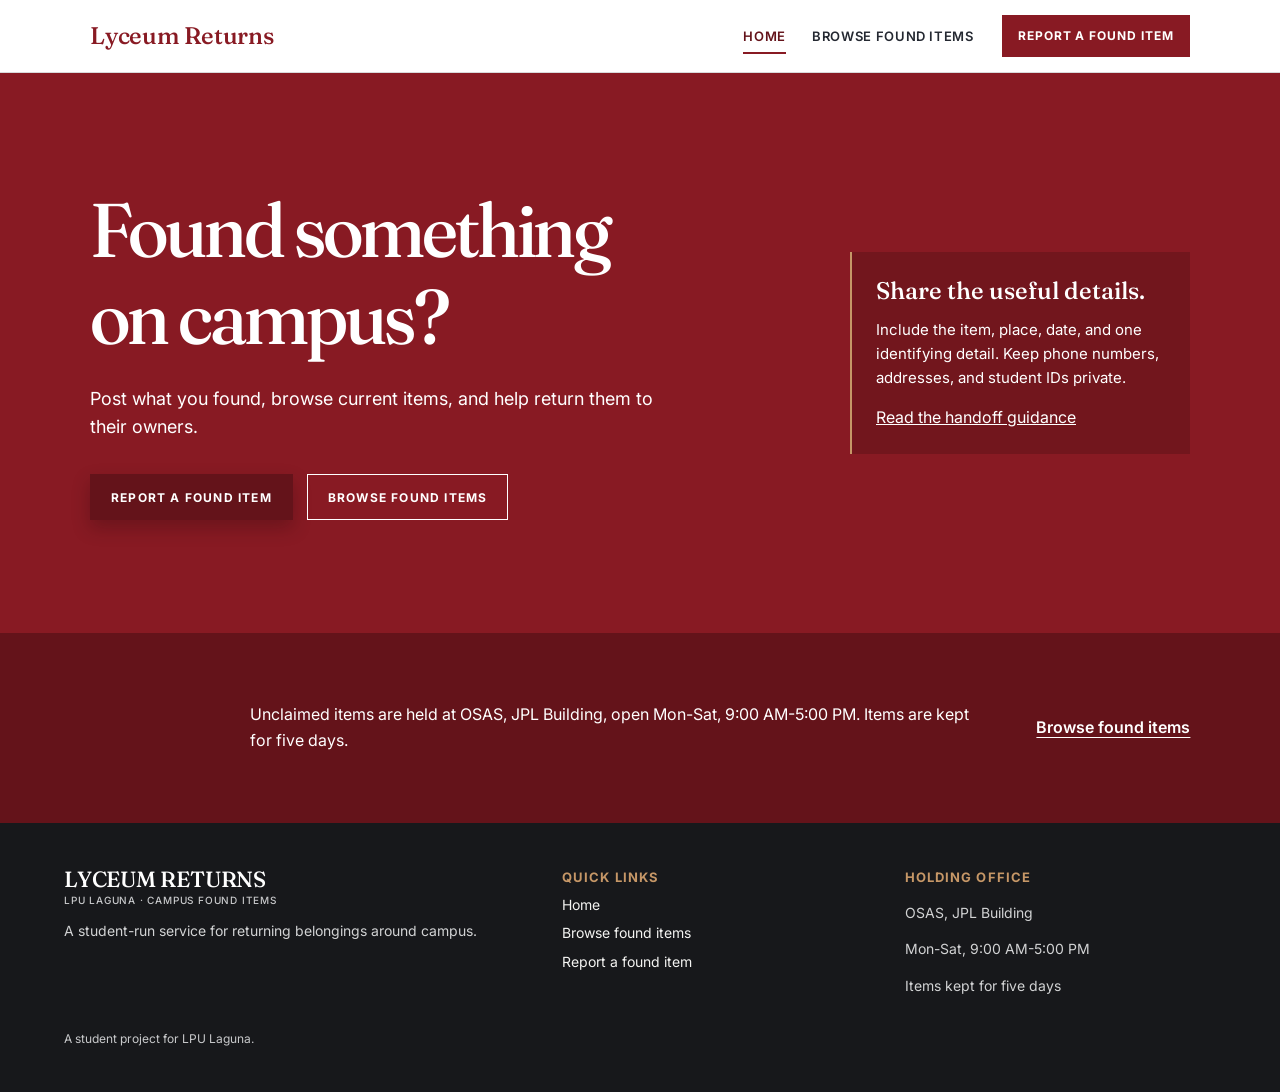
<file: index.html>
﻿<!doctype html>
<html lang="en">
  <head>
    <meta charset="utf-8" />
    <meta name="viewport" content="width=device-width, initial-scale=1" />
    <meta
      name="description"
      content="Browse items found on the LPU Laguna campus and claim what is yours."
    />

    <title>Lyceum Returns | LPU Laguna Found Items</title>
    <link rel="icon" href="assets/lyceum-returns-mark.svg" type="image/svg+xml" />
    <link
      rel="preload"
      as="style"
      href="https://fonts.googleapis.com/css2?family=Fraunces:opsz,SOFT,WONK,wght@9..144,20,0,400;9..144,20,0,500&family=Inter:wght@400;500;600;700&display=swap"
    />
    <link
      rel="stylesheet"
      href="https://fonts.googleapis.com/css2?family=Fraunces:opsz,SOFT,WONK,wght@9..144,20,0,400;9..144,20,0,500&family=Inter:wght@400;500;600;700&display=swap"
    />
    <link rel="stylesheet" href="site.css?v=24" />
  </head>
  <body id="top">
    <header class="site-header">
      <div class="header-inner">
        <a class="wordmark" href="index.html"
          ><span class="wordmark-text">Lyceum Returns</span
          ><img
            class="mobile-wordmark"
            src="assets/lyceum-returns-mobile.svg"
            alt=""
            aria-hidden="true"
            width="38"
            height="38"
        /></a>
        <nav>
          <a class="active" href="index.html">Home</a>
          <a href="reports.html">Browse found items</a>
        </nav>
        <a class="header-action" href="report.html"
          ><span class="action-full">Report a found item</span
          ><span class="action-mobile">Report item</span></a>
      </div>
    </header>
    <main class="home-main">
      <section class="hero">
        <div class="hero-text">
          <h1><span>Found something</span> <span>on campus?</span></h1>
          <p class="hero-sub">
            Post what you found, browse current items, and help return them to
            their owners.
          </p>
          <div class="actions">
            <a class="button button-primary" href="report.html"
              >Report a found item</a
            ><a class="button button-outline" href="reports.html"
              >Browse found items</a
            >
          </div>
        </div>
        <aside class="note">
          <h2>Share the useful details.</h2>
          <p>
            Include the item, place, date, and one identifying detail. Keep
            phone numbers, addresses, and student IDs private.
          </p>
          <a href="report.html#safety">Read the handoff guidance</a>
        </aside>
      </section>
      <section class="board-callout">
        <p>
          Unclaimed items are held at OSAS, JPL Building, open Mon-Sat, 9:00
          AM-5:00 PM. Items are kept for five days.
        </p>
        <a class="text-link" href="reports.html">Browse found items</a>
      </section>
    </main>
    <footer class="site-footer">
      <div>
        <a class="wordmark" href="index.html"
          ><span
            >LYCEUM RETURNS<small>LPU LAGUNA · CAMPUS FOUND ITEMS</small></span
          ></a
        >
        <p>A student-run service for returning belongings around campus.</p>
      </div>
      <div>
        <strong>Quick links</strong><a href="index.html">Home</a
        ><a href="reports.html">Browse found items</a
        ><a href="report.html">Report a found item</a>
      </div>
      <div>
        <strong>Holding office</strong><span>OSAS, JPL Building</span
        ><span>Mon-Sat, 9:00 AM-5:00 PM</span
        ><span>Items kept for five days</span>
      </div>
      <small class="footer-credit">A student project for LPU Laguna.</small>
    </footer>
  </body>
</html>
</file>
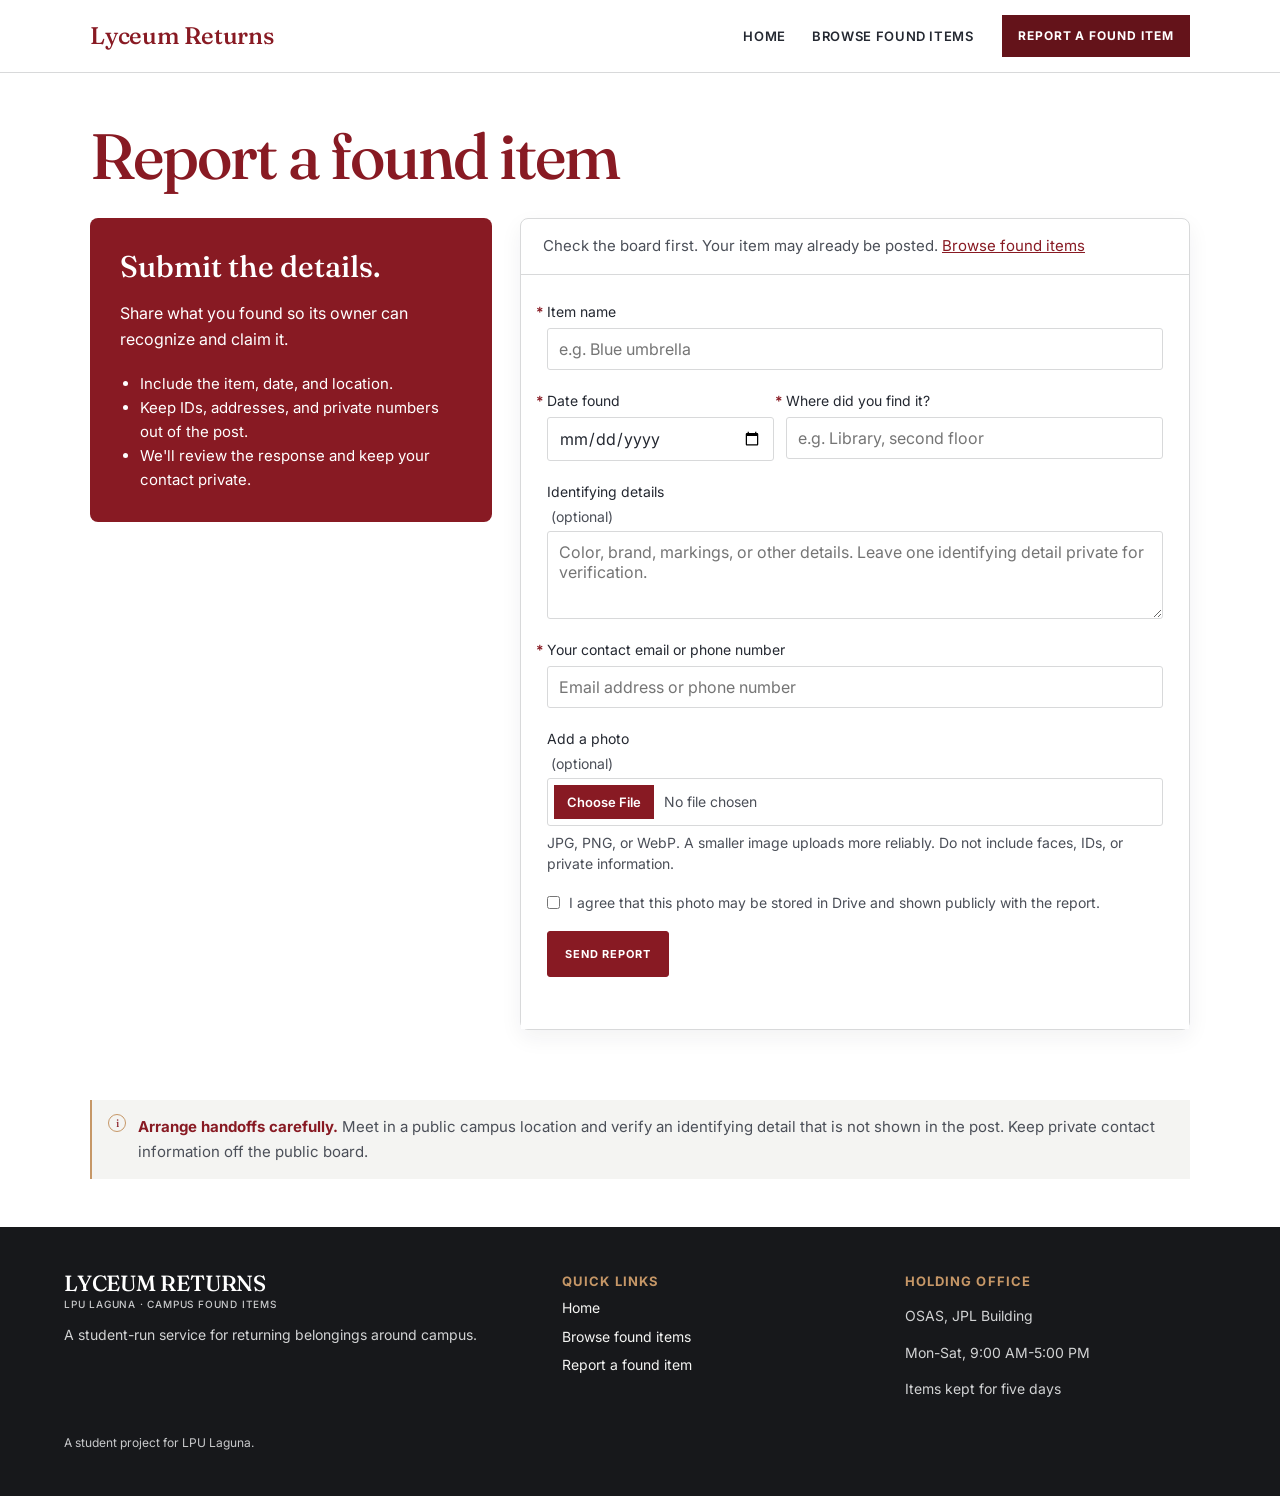
<file: report.html>
﻿<!doctype html>
<html lang="en">
  <head>
    <meta charset="utf-8" />
    <meta name="viewport" content="width=device-width, initial-scale=1" />
    <meta
      name="description"
      content="Report an item you found on the LPU Laguna campus."
    />
    <title>Submit a report | Lyceum Returns</title>
    <link rel="icon" href="assets/lyceum-returns-mark.svg" type="image/svg+xml" />
    <link
      rel="preload"
      as="style"
      href="https://fonts.googleapis.com/css2?family=Fraunces:opsz,SOFT,WONK,wght@9..144,20,0,400;9..144,20,0,500&family=Inter:wght@400;500;600;700&display=swap"
    />
    <link
      rel="stylesheet"
      href="https://fonts.googleapis.com/css2?family=Fraunces:opsz,SOFT,WONK,wght@9..144,20,0,400;9..144,20,0,500&family=Inter:wght@400;500;600;700&display=swap"
    />
    <link rel="stylesheet" href="site.css?v=24" />
    <link rel="stylesheet" href="reports.css?v=30" />
  </head>
  <body id="top">
    <header class="site-header">
      <div class="header-inner">
        <a class="wordmark" href="index.html"
          ><span class="wordmark-text">Lyceum Returns</span
          ><img
            class="mobile-wordmark"
            src="assets/lyceum-returns-mobile.svg"
            alt=""
            aria-hidden="true"
            width="38"
            height="38"
        /></a>
        <nav>
          <a href="index.html">Home</a>
          <a href="reports.html">Browse found items</a>
        </nav>
        <a class="header-action active" href="report.html"
          ><span class="action-full">Report a found item</span
          ><span class="action-mobile">Report item</span></a>
      </div>
    </header>

    <main class="reports-main">
      <h1 class="report-page-title">Report a found item</h1>
      <section id="submit" class="submit-section">
        <div class="submit-copy">
          <h2>Submit the details.</h2>
          <p>Share what you found so its owner can recognize and claim it.</p>
          <button id="tips-button" class="tips-button" type="button">
            Tips
          </button>
          <ul class="tips-list">
            <li>Include the item, date, and location.</li>
            <li>Keep IDs, addresses, and private numbers out of the post.</li>
            <li>We'll review the response and keep your contact private.</li>
          </ul>
        </div>
        <div class="form-slot">
          <p class="check-board">
            Check the board first. Your item may already be posted.
            <a href="reports.html">Browse found items</a>
          </p>
          <form id="report-form" class="custom-form">
            <input type="hidden" name="reportType" value="Found" />
            <label class="form-field">
              Item name
              <input
                name="itemName"
                maxlength="120"
                required
                placeholder="e.g. Blue umbrella"
              />
            </label>
            <div class="form-row">
              <label class="form-field">
                Date found
                <input
                  id="report-date"
                  name="reportDate"
                  type="date"
                  required
                />
              </label>
              <label class="form-field">
                Where did you find it?
                <input
                  name="location"
                  maxlength="160"
                  required
                  placeholder="e.g. Library, second floor"
                />
              </label>
            </div>
            <label class="form-field">
              Identifying details <span>(optional)</span>
              <textarea
                name="details"
                maxlength="600"
                rows="2"
                placeholder="Color, brand, markings, or other details. Leave one identifying detail private for verification."
              ></textarea>
            </label>
            <label class="form-field">
              Your contact email or phone number
              <input
                name="contact"
                autocomplete="email"
                maxlength="120"
                required
                placeholder="Email address or phone number"
              />
            </label>
            <label class="form-field photo-field">
              Add a photo <span>(optional)</span>
              <input name="photo" type="file" accept="image/*" />
              <div id="photo-preview" class="photo-preview" hidden>
                <img alt="Selected photo preview" />
                <button id="remove-photo" type="button">Remove photo</button>
              </div>
              <small
                >JPG, PNG, or WebP. A smaller image uploads more reliably. Do
                not include faces, IDs, or private information.</small
              >
            </label>
            <label class="consent-field">
              <input name="photoConsent" type="checkbox" />
              <span
                >I agree that this photo may be stored in Drive and shown
                publicly with the report.</span
              >
            </label>
            <label class="form-honeypot">
              Leave this field empty
              <input name="website" tabindex="-1" autocomplete="off" />
            </label>
            <button class="submit-button" type="submit">Send report</button>
            <p id="form-status" class="form-status"></p>
          </form>
          <iframe
            class="bridge-frame"
            name="bridge-frame"
            title="Report submission"
            tabindex="-1"
          ></iframe>
        </div>
      </section>
      <section id="safety" class="safety">
        <span class="safety-mark">i</span>
        <p>
          <strong>Arrange handoffs carefully.</strong> Meet in a public campus
          location and verify an identifying detail that is not shown in the
          post. Keep private contact information off the public board.
        </p>
      </section>
    </main>

    <footer class="site-footer">
      <div>
        <a class="wordmark" href="index.html">
          <span
            >LYCEUM RETURNS<small>LPU LAGUNA · CAMPUS FOUND ITEMS</small></span
          >
        </a>
        <p>A student-run service for returning belongings around campus.</p>
      </div>
      <div>
        <strong>Quick links</strong>
        <a href="index.html">Home</a>
        <a href="reports.html">Browse found items</a>
        <a href="report.html">Report a found item</a>
      </div>
      <div>
        <strong>Holding office</strong>
        <span>OSAS, JPL Building</span>
        <span>Mon-Sat, 9:00 AM-5:00 PM</span>
        <span>Items kept for five days</span>
      </div>
      <small class="footer-credit">A student project for LPU Laguna.</small>
    </footer>
    <script src="js/form-config.js?v=6"></script>
    <script type="module" src="js/reports.js?v=21"></script>
  </body>
</html>
</file>
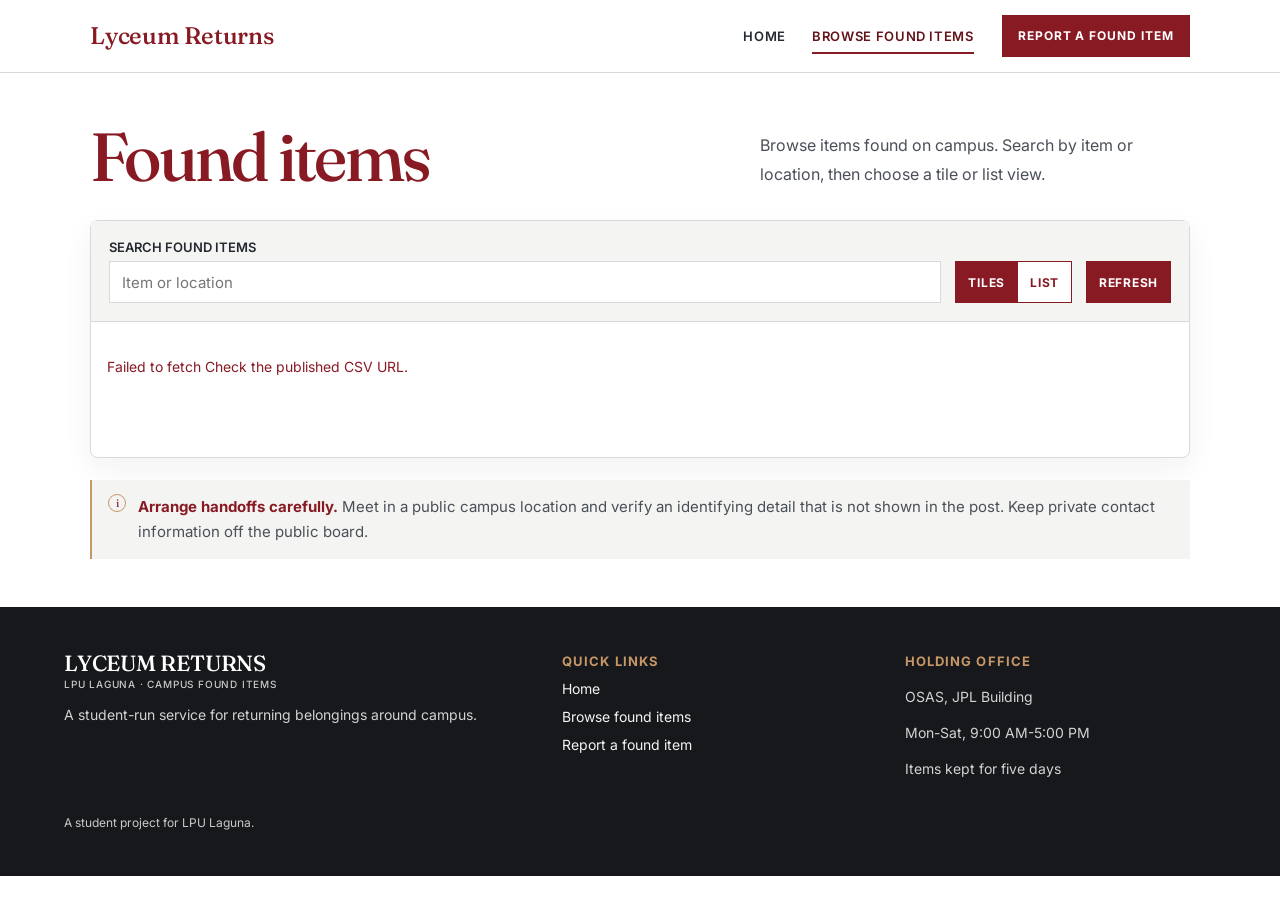
<file: reports.html>
﻿<!doctype html>
<html lang="en">
  <head>
    <meta charset="utf-8" />
    <meta name="viewport" content="width=device-width, initial-scale=1" />
    <meta
      name="description"
      content="Browse items found on the LPU Laguna campus and claim what is yours."
    />

    <title>Found items | Lyceum Returns</title>
    <link rel="icon" href="assets/lyceum-returns-mark.svg" type="image/svg+xml" />
    <link
      rel="preload"
      as="style"
      href="https://fonts.googleapis.com/css2?family=Fraunces:opsz,SOFT,WONK,wght@9..144,20,0,400;9..144,20,0,500&family=Inter:wght@400;500;600;700&display=swap"
    />
    <link
      rel="stylesheet"
      href="https://fonts.googleapis.com/css2?family=Fraunces:opsz,SOFT,WONK,wght@9..144,20,0,400;9..144,20,0,500&family=Inter:wght@400;500;600;700&display=swap"
    />
    <link rel="stylesheet" href="site.css?v=24" />
    <link rel="stylesheet" href="reports.css?v=33" />
  </head>
  <body id="top">
    <header class="site-header">
      <div class="header-inner">
        <a class="wordmark" href="index.html"
          ><span class="wordmark-text">Lyceum Returns</span
          ><img
            class="mobile-wordmark"
            src="assets/lyceum-returns-mobile.svg"
            alt=""
            aria-hidden="true"
            width="38"
            height="38"
        /></a>
        <nav>
          <a href="index.html">Home</a>
          <a class="active" href="reports.html">Browse found items</a>
        </nav>
        <a class="header-action" href="report.html"
          ><span class="action-full">Report a found item</span
          ><span class="action-mobile">Report item</span></a>
      </div>
    </header>
    <main class="reports-main">
      <section class="intro">
        <div>
          <h1>Found items</h1>
        </div>
        <p>
          Browse items found on campus. Search by item or location, then choose
          a tile or list view.
        </p>
      </section>
      <section id="reports" class="board">
        <div class="toolbar">
          <label class="search-label" for="search">
            Search found items
            <input id="search" type="search" placeholder="Item or location" />
          </label>
          <div class="view-switch">
            <button type="button" class="active" data-view="tiles">
              Tiles
            </button>
            <button type="button" data-view="list">List</button>
          </div>
          <button id="refresh" class="refresh" type="button">Refresh</button>
        </div>
        <p id="message" class="feed-message">
          Add a public-safe CSV URL in js/form-config.js to load reports.
        </p>
        <div id="reports-list" class="reports-list tiles"></div>
        <template id="report-card-template">
          <article class="report-card">
            <img class="report-photo" alt="" loading="lazy" hidden />
            <div class="photo-placeholder" aria-label="No photo available">
              NO PHOTO
            </div>
            <div class="report-card-content">
              <span class="type-tag"></span>
              <div class="report-info">
                <h2></h2>
                <p class="report-place"></p>
              </div>
              <p class="report-date"></p>
              <p class="report-detail" hidden></p>
              <button class="claim-button" type="button">This is mine</button>
            </div>
          </article>
        </template>
        <p id="empty" class="empty" hidden>
          Nothing matches yet. Try fewer words, or
          <a href="report.html">post a report</a>.
        </p>
      </section>
      <section id="safety" class="safety">
        <span class="safety-mark">i</span>
        <p>
          <strong>Arrange handoffs carefully.</strong> Meet in a public campus
          location and verify an identifying detail that is not shown in the
          post. Keep private contact information off the public board.
        </p>
      </section>
      <iframe
        class="bridge-frame"
        name="bridge-frame"
        title="Claim submission"
        tabindex="-1"
      ></iframe>
      <dialog id="claim-dialog" class="claim-dialog">
        <button class="dialog-close" type="button">&times;</button>
        <h2>This might be yours.</h2>
        <p id="claim-summary" class="claim-summary"></p>
        <form id="claim-form" class="custom-form">
          <input type="hidden" name="reportKey" /><label class="form-field"
            >Your name
            <input name="claimantName" maxlength="100" required /></label
          ><label class="form-field"
            >Your contact email or phone
            <input name="claimantContact" maxlength="120" required /></label
          ><label class="form-field"
            >How can you prove it is yours?
            <textarea
              name="proof"
              maxlength="400"
              rows="3"
              required
              placeholder="Share a detail that is not visible on the public post."
            ></textarea></label
          ><button class="submit-button" type="submit">Send claim</button>
          <p id="claim-status" class="form-status"></p>
        </form>
      </dialog>
    </main>
    <footer class="site-footer">
      <div>
        <a class="wordmark" href="index.html"
          ><span
            >LYCEUM RETURNS<small>LPU LAGUNA · CAMPUS FOUND ITEMS</small></span
          ></a
        >
        <p>A student-run service for returning belongings around campus.</p>
      </div>
      <div>
        <strong>Quick links</strong><a href="index.html">Home</a
        ><a href="reports.html">Browse found items</a
        ><a href="report.html">Report a found item</a>
      </div>
      <div>
        <strong>Holding office</strong><span>OSAS, JPL Building</span
        ><span>Mon-Sat, 9:00 AM-5:00 PM</span
        ><span>Items kept for five days</span>
      </div>
      <small class="footer-credit">A student project for LPU Laguna.</small>
    </footer>
    <script src="js/form-config.js?v=6"></script>
    <script src="js/d3-dsv.min.js?v=1"></script>
    <script type="module" src="js/reports.js?v=27"></script>
  </body>
</html>
</file>
<file: site.css>
﻿:root {
  --crimson: #881a23;
  --crimson-dark: #64131a;
  --gold: #c69767;
  --ink: #242831;
  --muted: #4b4f58;
  --paper: #f4f4f2;
  --white: #ffffff;
  --line: #d8d9da;
  --font-title: "Fraunces", Georgia, serif;
  --font-text: "Inter", system-ui, sans-serif;
  --text-base: 100%;
}

* {
  box-sizing: border-box;
}
html {
  scroll-behavior: smooth;
}
body {
  margin: 0;
  background: var(--white);
  color: var(--ink);
  font: var(--text-base) / 1.6 var(--font-text);
}
a {
  color: inherit;
  text-decoration: none;
  transition: color 160ms ease;
}
a:focus-visible,
button:focus-visible,
input:focus-visible,
textarea:focus-visible,
select:focus-visible {
  outline: 3px solid var(--gold);
  outline-offset: 3px;
}

.site-header {
  min-height: 78px;
  padding: 0 max(5vw, 24px);
  display: flex;
  align-items: center;
  justify-content: space-between;
  gap: 24px;
  border-bottom: 1px solid var(--line);
  background: var(--white);
}
.wordmark {
  color: var(--crimson);
  font: 500 22px/1.1 var(--font-title);
  font-variation-settings:
    "SOFT" 20,
    "WONK" 0;
  letter-spacing: -0.01em;
}
.wordmark small {
  display: block;
  margin-top: 3px;
  color: var(--muted);
  font: 500 10px var(--font-text);
  letter-spacing: 0.08em;
  text-transform: uppercase;
}
nav {
  display: flex;
  gap: 28px;
  color: var(--ink);
  font-size: 13px;
  font-weight: 600;
  text-transform: uppercase;
  letter-spacing: 0.05em;
}
nav a:hover,
.text-link:hover,
.note a:hover,
.site-footer a:hover {
  color: var(--crimson);
}
.header-action {
  padding: 11px 16px;
  background: var(--crimson);
  color: var(--white);
  font-size: 12px;
  font-weight: 700;
  letter-spacing: 0.08em;
  text-transform: uppercase;
}
.header-action:hover,
.button-primary:hover {
  background: var(--crimson-dark);
}

.hero {
  display: flex;
  align-items: center;
  color: var(--white);
}
.hero-text {
  max-width: 650px;
}
.hero h1 {
  margin: 0;
  font: 500 clamp(44px, 6vw, 76px)/1.15 var(--font-title);
  font-variation-settings:
    "SOFT" 20,
    "WONK" 0;
  letter-spacing: -0.04em;
}
.hero h1 span {
  display: block;
}
.hero-sub {
  max-width: 570px;
  margin: 24px 0 0;
  font-size: 18px;
}
.actions {
  display: flex;
  flex-wrap: wrap;
  gap: 14px;
  margin-top: 32px;
}
.button {
  min-height: 46px;
  padding: 0 20px;
  display: inline-flex;
  align-items: center;
  font-size: 12px;
  font-weight: 700;
  letter-spacing: 0.1em;
  text-transform: uppercase;
  transition:
    transform 160ms ease,
    background 160ms ease,
    box-shadow 160ms ease;
}
.button-primary {
  color: var(--white);
  border: 1px solid #d86a73;
  box-shadow: 0 8px 18px rgba(35, 8, 12, 0.28);
  transition:
    transform 160ms ease,
    background 160ms ease,
    box-shadow 160ms ease;
}
.button-primary:hover {
  box-shadow: 0 11px 22px rgba(35, 8, 12, 0.34);
  transform: translateY(-2px);
}
.button-outline {
  border: 1px solid var(--white);
  color: var(--white);
}
.button-outline:hover {
  background: var(--white);
  color: var(--crimson);
}
.text-link {
  color: var(--crimson);
  font-weight: 600;
  text-decoration: underline;
  text-underline-offset: 4px;
}
.note {
  max-width: 340px;
  margin-left: auto;
  padding: 24px;
  border-left: 2px solid var(--gold);
  background: rgba(0, 0, 0, 0.16);
}
.note h2 {
  margin: 0;
  font: 500 24px/1.25 var(--font-title);
}
.note p {
  margin: 12px 0 0;
  font-size: 15px;
}
.note a {
  display: inline-block;
  margin-top: 15px;
  color: var(--white);
  text-decoration: underline;
}

.board-callout {
  margin: 0;
  padding: 0 max(7vw, 32px) 0 0;
  display: grid;
  grid-template-columns: 220px 1fr auto;
  align-items: center;
  gap: 30px;
  background: var(--crimson-dark);
  color: var(--white);
}
.board-callout::before {
  min-height: 190px;
  content: "";
  background: var(--crimson-dark);
}
.board-callout p {
  max-width: 720px;
  margin: 0;
}
.board-callout .text-link {
  color: var(--white);
}
.site-footer {
  padding: 44px max(5vw, 24px);
  display: grid;
  grid-template-columns: 1.5fr 1fr 1fr;
  gap: 32px;
  background: #17181b;
  color: #f4f4f2;
}
.site-footer .wordmark {
  color: var(--white);
}
.site-footer .wordmark small {
  color: #c8c9cb;
}
.site-footer > div {
  display: flex;
  flex-direction: column;
  gap: 6px;
}
.site-footer > div > p,
.site-footer > div > span {
  margin: 8px 0 0;
  color: #d2d3d4;
  font-size: 14px;
}
.site-footer > div > strong {
  color: var(--gold);
  font-size: 13px;
  letter-spacing: 0.08em;
  text-transform: uppercase;
}
.site-footer > div > a:not(.wordmark) {
  color: #f4f4f2;
  font-size: 14px;
}
.footer-credit {
  grid-column: 1 / -1;
  color: #c8c9cb;
  font-size: 12px;
}

@media (max-width: 760px) {
  .header-action {
    margin-left: auto;
    font-size: 10px;
  }
  .hero {
    min-height: 610px;
    padding: 72px 22px;
    display: block;
  }
  .hero-sub {
    font-size: 16px;
  }
  .note {
    margin: 52px 0 0;
  }
  .board-callout {
    display: block;
    padding: 0 22px 30px;
  }
  .board-callout::before {
    min-height: 150px;
    margin: 0 -22px 24px;
  }
  .board-callout .text-link {
    display: inline-block;
    margin-top: 14px;
  }
  .site-footer {
    grid-template-columns: 1fr;
    gap: 18px;
  }
}

/* Shared page header and outer page alignment. */
main {
  max-width: none;
  padding-bottom: 48px;
}
.home-main {
  padding-bottom: 0;
}
.site-header {
  position: sticky;
  top: 0;
  z-index: 20;
  min-height: 72px;
  padding: 0 24px;
  background: var(--white);
}
.header-inner {
  width: min(1100px, 100%);
  min-height: 72px;
  margin: 0 auto;
  display: flex;
  align-items: center;
  justify-content: space-between;
  gap: 24px;
}
.site-header .wordmark {
  white-space: nowrap;
  font-size: 24px;
}
.site-header .mobile-wordmark {
  display: none;
  width: 38px;
  height: 38px;
  max-width: 38px;
  max-height: 38px;
  object-fit: contain;
}
@media (min-width: 481px) {
  .site-header .mobile-wordmark {
    display: none !important;
  }
}
.site-header nav {
  display: flex;
  align-items: center;
  gap: 26px;
  margin-left: auto;
}
.site-header nav > a:not(.header-action) {
  padding: 8px 0 5px;
  color: var(--ink);
  border-bottom: 2px solid transparent;
}
.site-header nav > a:not(.header-action):hover,
.site-header nav > a:not(.header-action).active {
  border-bottom-color: var(--crimson);
  color: var(--crimson-dark);
}
.site-header .header-action {
  margin-left: 4px;
}
.site-header .header-action.active {
  background: var(--crimson-dark);
}
.action-mobile {
  display: none;
}
.hero {
  width: 100%;
  max-width: none;
  min-height: 560px;
  padding: 96px max(24px, calc((100% - 1100px) / 2));
  background: var(--crimson);
}
.button-primary {
  background: var(--crimson-dark);
  border-color: var(--crimson-dark);
}
.button-primary:hover {
  background: var(--crimson);
}
@media (max-width: 700px) {
  .site-header {
    padding: 12px 18px;
  }
  .hero {
    min-height: 590px;
    padding: 72px 22px;
  }
}

@media (max-width: 480px) {
  a:focus-visible,
  button:focus-visible,
  input:focus-visible,
  textarea:focus-visible,
  select:focus-visible {
    outline-color: var(--crimson);
  }
  body {
    overflow-x: hidden;
  }
  .site-header,
  .header-inner {
    min-height: 0;
  }
  .site-header {
    padding: 10px 16px 12px;
  }
  .header-inner {
    display: flex;
    align-items: center;
    gap: 8px;
    flex-wrap: nowrap;
  }
  .site-header .wordmark {
    flex: 0 0 auto;
    width: auto;
    height: 32px;
    display: inline-flex;
    align-items: center;
    justify-content: center;
    gap: 7px;
  }
  .site-header .wordmark-text {
    position: absolute;
    width: 1px;
    height: 1px;
    padding: 0;
    margin: -1px;
    overflow: hidden;
    clip: rect(0, 0, 0, 0);
    white-space: nowrap;
    border: 0;
  }
  .site-header .mobile-wordmark {
    display: block;
    width: 32px;
    height: 32px;
    max-width: 32px;
    max-height: 32px;
    object-fit: contain;
  }
  .site-header nav {
    display: flex;
    order: 0;
    flex: 1 1 auto;
    min-width: 0;
    width: auto;
    margin-left: 0;
    justify-content: center;
    gap: 12px;
    flex-wrap: nowrap;
    overflow: visible;
  }
  .site-header .action-full {
    display: none;
  }
  .site-header .action-mobile {
    display: inline;
  }
  .site-header nav > a {
    min-height: 44px;
    display: inline-flex;
    align-items: center;
    justify-content: flex-start;
    white-space: nowrap;
    font-size: 11px;
  }
  .site-header .header-action {
    flex: 0 0 auto;
    margin: 0;
    min-height: 44px;
    padding: 10px 11px;
    font-size: 10px;
    white-space: nowrap;
    display: inline-flex;
    align-items: center;
    justify-content: center;
    text-align: center;
  }
  .hero {
    min-height: 0;
    padding: 54px 16px;
  }
  .hero-sub {
    margin-top: 16px;
    font-size: 16px;
  }
  .actions {
    display: grid;
    gap: 10px;
    margin-top: 24px;
  }
  .actions .button {
    width: 100%;
    min-height: 48px;
    justify-content: center;
  }
  .note {
    width: 100%;
    max-width: none;
    margin-top: 32px;
    padding: 16px;
  }
  .note h2 {
    font-size: 21px;
  }
  .note p {
    margin-top: 8px;
    font-size: 14px;
  }
  .board-callout {
    padding: 0 16px 24px;
  }
  .board-callout::before {
    min-height: 96px;
    margin: 0 -16px 18px;
  }
  .board-callout .text-link {
    display: none;
  }
  .site-footer {
    padding: 30px 16px;
    gap: 14px;
  }
  .site-footer > div:nth-child(2) {
    display: none;
  }
  .site-footer > div > a,
  .site-footer > div > span {
    min-height: 44px;
    display: flex;
    align-items: center;
  }
}

@media (prefers-reduced-motion: reduce) {
  *,
  *::before,
  *::after {
    scroll-behavior: auto !important;
    transition-duration: 0.01ms !important;
    animation-duration: 0.01ms !important;
    animation-iteration-count: 1 !important;
  }
}
</file>
<file: reports.css>
﻿.reports-main {
  padding-top: 48px;
}
.intro {
  display: flex;
  justify-content: space-between;
  align-items: end;
  gap: 35px;
  padding: 0 4.5vw 27px;
}
.intro h1 {
  margin: 0;
  color: var(--crimson);
  font: 500 clamp(42px, 5vw, 59px)/1 var(--font-title);
  letter-spacing: -0.04em;
}
.intro > p {
  max-width: 350px;
  margin: 0 0 4px;
  color: var(--muted);
  font-size: 12px;
  line-height: 1.8;
}
.board {
  margin: 0 4.5vw;
  background: var(--white);
  border: 1px solid var(--line);
}
.toolbar {
  display: flex;
  align-items: end;
  gap: 13px;
  padding: 15px;
  border-bottom: 1px solid var(--line);
}
.toolbar label {
  display: flex;
  flex-direction: column;
  gap: 6px;
  color: #596574;
  font: 8px var(--font-text);
  letter-spacing: 0.07em;
}
.search-label {
  flex: 1;
}
#search,
.filter-label select {
  min-height: 37px;
  padding: 0 10px;
  border: 1px solid var(--line);
  background: transparent;
  color: var(--ink);
  font: 11px var(--font-text);
}
.view-switch {
  display: flex;
}
.view-switch button,
.refresh {
  height: 37px;
  padding: 0 12px;
  border: 1px solid var(--line);
  background: transparent;
  color: var(--crimson);
  font: 9px var(--font-text);
  cursor: pointer;
}
.view-switch button + button {
  border-left: 0;
}
.view-switch button.active {
  background: var(--crimson);
  color: white;
}
.refresh {
  border-color: var(--crimson);
  background: var(--crimson);
  color: white;
}
.feed-message,
.empty {
  padding: 20px 16px;
  color: var(--muted);
  font-size: 11px;
}
.feed-message.error {
  color: var(--crimson);
}
.feed-message[hidden],
.empty[hidden] {
  display: none;
}
.reports-list {
  padding: 16px;
  display: grid;
  gap: 13px;
}
.reports-list.tiles {
  grid-template-columns: repeat(3, minmax(0, 1fr));
}
.report-card {
  min-width: 0;
  border: 1px solid var(--line);
  background: #fffefa;
}
.report-photo,
.photo-placeholder {
  display: block;
  width: 100%;
  height: 155px;
  object-fit: cover;
  background: #ecebe5;
}
.photo-placeholder {
  display: grid;
  place-items: center;
  color: #979b9c;
  font: 9px var(--font-text);
  letter-spacing: 0.1em;
}
.report-photo[hidden],
.photo-placeholder[hidden],
.report-detail[hidden] {
  display: none;
}
.report-card-content {
  padding: 12px 13px;
}
.type-tag {
  display: inline-block;
  padding: 4px 6px;
  font: 8px var(--font-text);
  letter-spacing: 0.08em;
  background: #e5ebe3;
  color: #3d654a;
}
.type-tag.lost {
  background: #f2e5e2;
  color: #8c2d3a;
}
.report-card h2 {
  margin: 9px 0 5px;
  color: var(--crimson);
  font: 500 18px var(--font-title);
}
.report-place,
.report-date,
.report-detail {
  margin: 3px 0;
  color: var(--muted);
  font-size: 10px;
  line-height: 1.6;
}
.report-detail {
  margin-top: 8px;
  padding-top: 7px;
  border-top: 1px solid #e8e8e2;
}
.reports-list.list {
  grid-template-columns: 1fr;
}
.reports-list.list .report-card {
  display: grid;
  grid-template-columns: 105px 1fr;
}
.reports-list.list .report-photo,
.reports-list.list .photo-placeholder {
  height: 100%;
  min-height: 105px;
}
.reports-list.list .report-card-content {
  display: grid;
  grid-template-columns:
    72px minmax(120px, 0.9fr) minmax(120px, 1fr)
    100px 1.5fr;
  align-items: center;
  gap: 12px;
}
.reports-list.list .report-card h2,
.reports-list.list .report-place,
.reports-list.list .report-date,
.reports-list.list .report-detail {
  margin: 0;
}
.reports-list.list .report-detail {
  padding: 0;
  border: 0;
}
.safety {
  margin: 19px 4.5vw 0;
  padding: 14px 16px;
  display: flex;
  gap: 12px;
  align-items: flex-start;
  border-left: 2px solid var(--gold);
  background: #efeee8;
}
.safety-mark {
  width: 18px;
  height: 18px;
  flex: none;
  display: grid;
  place-items: center;
  border: 1px solid var(--gold);
  border-radius: 50%;
  color: var(--crimson);
  font: 11px var(--font-title);
}
.safety p {
  margin: 0;
  color: #626d78;
  font-size: 10px;
  line-height: 1.7;
}
.safety strong {
  color: var(--crimson);
}
.submit-section {
  padding: 54px 4.5vw 70px;
  display: grid;
  grid-template-columns: 0.75fr 1.25fr;
  gap: 38px;
  align-items: start;
  border-top: 1px solid var(--line);
  margin-top: 40px;
}
.submit-copy h2 {
  margin: 0;
  color: var(--crimson);
  font: 500 29px var(--font-title);
}
.submit-copy > p:last-child {
  max-width: 300px;
  color: var(--muted);
  font-size: 11px;
  line-height: 1.7;
}
.form-slot {
  min-height: 260px;
  padding: 12px;
  border: 1px solid var(--line);
  background: var(--white);
  color: var(--muted);
  font-size: 11px;
}
.tips-button {
  display: none;
  min-height: 44px;
  padding: 9px 14px;
  border: 1px solid rgba(255, 255, 255, 0.75);
  background: transparent;
  color: var(--white);
  font: 700 11px var(--font-text);
  letter-spacing: 0.08em;
  text-transform: uppercase;
  text-align: center;
  cursor: pointer;
}
.tips-button:hover,
.tips-button:focus-visible {
  background: var(--white);
  color: var(--crimson);
}
.photo-preview {
  display: flex;
  align-items: center;
  gap: 10px;
  margin-top: 8px;
}
.photo-preview[hidden] {
  display: none;
}
.photo-preview img {
  width: 88px;
  height: 88px;
  border: 1px solid var(--line);
  object-fit: cover;
}
.photo-preview button {
  min-height: 44px;
  padding: 8px 12px;
  border: 1px solid var(--line);
  background: transparent;
  color: var(--crimson);
  font: 600 12px var(--font-text);
  cursor: pointer;
}
.form-slot iframe {
  display: block;
  width: 100%;
  height: 760px;
  border: 0;
  background: white;
}
.site-footer {
  margin-top: 0;
}
@media (max-width: 760px) {
  .reports-main {
    padding-top: 36px;
  }
  .intro {
    padding: 0 4px 20px;
    display: block;
  }
  .intro h1 {
    font-size: 47px;
  }
  .intro > p {
    margin-top: 13px;
  }
  .board {
    margin: 0;
  }
  .toolbar {
    flex-wrap: wrap;
    align-items: end;
    gap: 9px;
  }
  .search-label {
    flex-basis: 100%;
  }
  .filter-label {
    flex: 1;
  }
  .reports-list.tiles {
    grid-template-columns: repeat(2, minmax(0, 1fr));
    padding: 9px;
    gap: 8px;
  }
  .report-photo,
  .photo-placeholder {
    height: 115px;
  }
  .report-card-content {
    padding: 9px;
  }
  .reports-list.list .report-card {
    grid-template-columns: 77px 1fr;
  }
  .reports-list.list .report-card-content {
    grid-template-columns: 1fr 1fr;
    gap: 6px;
    padding: 9px;
  }
  .reports-list.list .report-card h2 {
    font-size: 15px;
  }
  .reports-list.list .report-detail {
    grid-column: 1/-1;
  }
  .reports-list.list .report-photo,
  .reports-list.list .photo-placeholder {
    min-height: 100%;
    height: 100%;
  }
  .safety {
    margin-left: 0;
    margin-right: 0;
  }
  .submit-section {
    padding: 38px 4px 50px;
    grid-template-columns: 1fr;
    gap: 15px;
  }
  .form-slot iframe {
    height: 720px;
  }
}

.report-card {
  transition:
    transform 160ms ease,
    box-shadow 160ms ease;
}
.report-card:hover {
  transform: translateY(-2px);
  box-shadow: 0 12px 26px rgba(36, 40, 49, 0.12);
}
.custom-select-menu button {
  transition:
    background 120ms ease,
    color 120ms ease;
}

.custom-form {
  display: grid;
  gap: 17px;
  padding: 20px 22px;
  color: var(--crimson);
}
.custom-form label,
.report-choice legend {
  font-size: 11px;
  line-height: 1.5;
}
.custom-form label > span,
.report-choice legend span {
  color: var(--muted);
  font: 8px var(--font-text);
  letter-spacing: 0.04em;
}
.report-choice {
  display: flex;
  gap: 9px;
  padding: 0;
  border: 0;
}
.report-choice legend {
  width: 100%;
  margin-bottom: 9px;
}
.report-choice label {
  position: relative;
  cursor: pointer;
}
.report-choice input {
  position: absolute;
  opacity: 0;
}
.report-choice label > span {
  display: block;
  padding: 9px 22px;
  border: 1px solid var(--line);
  color: var(--crimson);
  font: 11px var(--font-text);
}
.report-choice input:checked + span {
  border-color: var(--crimson);
  background: var(--crimson);
  color: white;
}
.report-choice input:focus-visible + span {
  outline: 2px solid var(--gold);
  outline-offset: 2px;
}
.report-choice label::after {
  display: none !important;
  content: none !important;
}
.report-choice {
  display: grid;
  grid-template-columns: repeat(2, minmax(0, 1fr));
  gap: 10px;
}
.report-choice legend {
  grid-column: 1 / -1;
  width: auto;
  margin-bottom: 0;
}
.report-choice label > span {
  width: 100%;
}
@media (max-width: 520px) {
  .report-choice {
    grid-template-columns: 1fr;
  }
}
.form-field {
  display: flex;
  flex-direction: column;
  gap: 6px;
}
.form-field > span {
  margin-left: 4px;
}
.form-field input,
.form-field textarea {
  width: 100%;
  min-height: 40px;
  padding: 10px 11px;
  border: 1px solid var(--line);
  border-radius: 0;
  background: #fffefa;
  color: var(--ink);
  font: 12px var(--font-text);
}
.form-field textarea {
  resize: vertical;
}
.form-field input:focus,
.form-field textarea:focus {
  outline: 2px solid #b8a878;
  outline-offset: 1px;
}
.form-row {
  display: grid;
  grid-template-columns: 0.75fr 1.25fr;
  gap: 12px;
}
.photo-field input {
  padding: 8px;
}
.photo-field small {
  color: var(--muted);
  font-size: 9px;
}
.consent-field {
  display: flex;
  align-items: flex-start;
  gap: 9px;
  color: var(--muted);
  font-size: 9px !important;
}
.consent-field input {
  margin: 2px 0 0;
  accent-color: var(--crimson);
}
.submit-button {
  justify-self: start;
  min-height: 42px;
  padding: 0 17px;
  border: 1px solid var(--crimson);
  background: var(--crimson);
  color: white;
  font: 10px var(--font-text);
  letter-spacing: 0.04em;
  cursor: pointer;
}
.submit-button span {
  margin-left: 14px;
}
.submit-button:hover {
  background: #284665;
}
.submit-button:disabled {
  opacity: 0.6;
  cursor: wait;
}
.form-status {
  min-height: 14px;
  margin: -8px 0 0;
  color: var(--muted);
  font-size: 10px;
  line-height: 1.5;
}
.form-status.success {
  color: #3d654a;
}
.form-status.success a {
  color: inherit;
  font-weight: 700;
  text-decoration: underline;
}
.form-status.error {
  color: #9b3038;
}
.bridge-frame {
  position: absolute;
  width: 1px;
  height: 1px;
  left: -10000px;
  border: 0;
}
.form-honeypot {
  position: absolute !important;
  left: -10000px !important;
  width: 1px;
  height: 1px;
  overflow: hidden;
}
.form-slot {
  padding: 0;
}
.custom-form input[type="file"] {
  font: 10px var(--font-text);
}
.custom-form input[type="file"] {
  width: 100%;
  min-height: 44px;
  padding: 6px;
  border: 1px solid var(--line);
  background: #fffefa;
  color: var(--muted);
  font-size: 14px;
}
.custom-form input[type="file"]::file-selector-button {
  margin-right: 10px;
  padding: 8px 12px;
  border: 1px solid var(--crimson);
  background: var(--crimson);
  color: #fff;
  font: 600 13px var(--font-text);
  cursor: pointer;
}
.custom-form input[type="file"]::file-selector-button:hover {
  border-color: var(--crimson-dark);
  background: var(--crimson-dark);
}
@media (max-width: 760px) {
  .custom-form {
    padding: 16px 13px;
    gap: 14px;
  }
  .form-row {
    grid-template-columns: 1fr;
  }
  .report-choice {
    flex-wrap: wrap;
  }
  .report-choice legend {
    flex-basis: 100%;
  }
}

.intro h1 {
  font-size: clamp(44px, 6vw, 68px);
  white-space: nowrap;
}
.display-ampersand {
  color: var(--crimson);
  font-family: var(--font-title);
  font-style: italic;
  font-weight: 400;
  letter-spacing: -0.08em;
  margin: 0 0.08em;
}
.intro > p,
.feed-message,
.empty,
.report-place,
.report-date,
.report-detail,
.report-status {
  font-size: 14px;
}
.toolbar label {
  font: 14px var(--font-text);
  letter-spacing: 0;
  color: var(--muted);
}
#search,
.filter-label select {
  font-size: 14px;
}
.custom-form label,
.report-choice legend {
  font-size: 14px;
}
.custom-form label > span,
.report-choice legend span {
  font: 14px var(--font-text);
  letter-spacing: 0;
  color: var(--muted);
}
.form-field input,
.form-field textarea {
  font-size: 16px;
}
.photo-field small,
.consent-field {
  font-size: 14px !important;
}
.submit-copy > p:last-child {
  font-size: 16px;
  color: var(--muted);
}
.empty {
  padding: 34px 20px;
}
.empty a {
  color: var(--crimson);
  text-decoration: underline;
}
.report-card h2 {
  font-size: 22px;
}
.custom-form label:has(input[required])::before,
.custom-form label:has(textarea[required])::before,
.report-choice legend::after {
  content: "*";
  color: var(--crimson);
  font-weight: 600;
  margin-right: 4px;
}
.status-filter-hidden {
  display: none !important;
}
.custom-form label:has(input[required])::before,
.custom-form label:has(textarea[required])::before {
  position: absolute;
  transform: translateY(1px);
}
.report-choice label > span {
  display: flex;
  min-width: 175px;
  flex-direction: column;
  gap: 4px;
  padding: 13px 16px;
  color: var(--ink) !important;
  background: #fffdf9;
}
.report-choice label > span strong {
  font: 600 15px var(--font-text);
}
.report-choice label > span small {
  color: var(--muted);
  font: 13px var(--font-text);
}
.report-choice input:checked + span small {
  color: rgba(255, 255, 255, 0.82);
}
.report-choice input:checked + span,
.report-choice input:checked + span strong {
  color: var(--white) !important;
}
.report-choice label > span,
.report-choice label > span strong,
.report-choice label > span small {
  display: block !important;
  visibility: visible !important;
  opacity: 1 !important;
  color: var(--ink) !important;
}
.report-choice label > span strong {
  font-size: 15px !important;
}
.report-choice label > span small {
  margin-top: 4px;
  font-size: 13px !important;
}
.report-choice input:checked + span,
.report-choice input:checked + span strong,
.report-choice input:checked + span small {
  color: var(--white) !important;
}
.report-choice label > span {
  display: none !important;
}
.report-choice label::after {
  display: block;
  padding: 13px 16px;
  color: var(--ink);
  content: "";
  font: 600 15px/1.25 var(--font-text);
  white-space: pre-line;
}
.report-choice label:first-of-type::after {
  content: "I lost something\A Help me find it";
}
.report-choice label:last-of-type::after {
  content: "I found something\A Help me return it";
}
.report-choice label:first-of-type input:checked ~ span + * {
  color: var(--white);
}
.report-choice label:has(input:checked)::after {
  background: var(--crimson);
  color: var(--white);
}
.report-choice label:first-of-type input:checked + span {
  background: var(--crimson);
  border-color: var(--crimson);
}

/* Keep the two report-type choices as ordinary visible cards. */
.report-choice label::before {
  display: none !important;
  content: none !important;
}
.report-choice label > span {
  display: flex !important;
  min-width: 175px;
  min-height: 58px;
  flex-direction: column;
  gap: 4px;
  padding: 13px 16px;
  border: 1px solid var(--line);
  background: #fffdf9;
  color: var(--ink) !important;
}
.report-choice label > span strong {
  color: inherit !important;
  font: 600 15px/1.25 var(--font-text);
}
.report-choice label > span small {
  color: var(--muted) !important;
  font: 13px/1.25 var(--font-text);
}
.report-choice input:checked + span {
  border-color: var(--crimson);
  background: var(--crimson);
  color: var(--white) !important;
}
.report-choice input:checked + span small {
  color: rgba(255, 255, 255, 0.86) !important;
}
.report-choice input:focus-visible + span {
  outline: 2px solid var(--gold);
  outline-offset: 2px;
}

/* Report page uses the same LPU palette as the landing page. */
.reports-main {
  padding: 56px 5vw 0;
}
.intro {
  max-width: 1100px;
  margin: 0 auto 28px;
  padding: 0;
  display: flex;
  align-items: end;
  justify-content: space-between;
  gap: 32px;
}
.intro h1 {
  color: var(--crimson);
  font: 500 clamp(42px, 6vw, 68px)/1.05 var(--font-title);
  letter-spacing: -0.04em;
}
.intro > p {
  max-width: 430px;
  margin: 0 0 4px;
  color: var(--muted);
  font-size: 16px;
}
.board {
  max-width: 1100px;
  margin: 0 auto;
  border: 1px solid var(--line);
  background: var(--white);
  box-shadow: 0 10px 30px rgba(36, 40, 49, 0.06);
}
.toolbar {
  display: flex;
  align-items: end;
  gap: 14px;
  flex-wrap: wrap;
  padding: 18px;
  background: var(--paper);
  border-bottom: 1px solid var(--line);
}
.toolbar label {
  color: var(--ink);
  font: 600 13px var(--font-text);
  letter-spacing: 0;
  text-transform: uppercase;
}
.search-label {
  flex: 1 1 260px;
}
.custom-select {
  position: relative;
  min-width: 190px;
}
.custom-select-native {
  position: absolute;
  width: 1px;
  height: 1px;
  opacity: 0;
  pointer-events: none;
}
.custom-select-trigger {
  width: 100%;
  min-height: 42px;
  padding: 0 36px 0 12px;
  border: 1px solid #c9a36f;
  border-radius: 3px;
  background: #fffdf9;
  color: var(--ink);
  text-align: left;
  font: 15px var(--font-text);
  cursor: pointer;
}
.custom-select-trigger::after {
  position: absolute;
  top: 13px;
  right: 13px;
  color: var(--crimson);
  content: "⌄";
  font-size: 17px;
}
.custom-select-menu {
  position: absolute;
  z-index: 10;
  top: calc(100% + 5px);
  left: 0;
  right: 0;
  padding: 6px;
  border: 1px solid #dfc8a7;
  border-radius: 5px;
  background: #fffdf9;
  box-shadow: 0 12px 28px rgba(36, 40, 49, 0.14);
}
.custom-select-menu[hidden] {
  display: none;
}
.custom-select-menu button {
  width: 100%;
  padding: 10px 11px;
  border: 0;
  border-radius: 3px;
  background: transparent;
  color: var(--ink);
  text-align: left;
  font: 14px var(--font-text);
  cursor: pointer;
}
.custom-select-menu button:hover,
.custom-select-menu button:hover {
  background: #f5e9df;
  color: var(--crimson-dark);
}
.board,
.form-slot {
  border-radius: 8px;
}
.report-card {
  border-radius: 6px;
}
.type-tag {
  border-radius: 3px;
  background: #f5e9df;
  color: var(--crimson-dark);
}
.type-tag.lost {
  background: #f3dfe1;
  color: var(--crimson-dark);
}
.submit-copy {
  border-radius: 8px;
  background: #9b3440;
  height: fit-content;
}
#search,
.filter-label select {
  min-height: 42px;
  padding: 0 12px;
  border: 1px solid var(--line);
  background: var(--white);
  color: var(--ink);
  font: 15px var(--font-text);
}
.view-switch button,
.refresh {
  min-height: 42px;
  border: 1px solid var(--crimson);
  background: var(--white);
  color: var(--crimson);
  font: 700 12px var(--font-text);
  letter-spacing: 0.06em;
  text-transform: uppercase;
  cursor: pointer;
}
.view-switch button.active,
.refresh {
  background: var(--crimson);
  color: var(--white);
}
.reports-list {
  padding: 22px;
  gap: 18px;
}
.reports-list.tiles {
  grid-template-columns: repeat(3, minmax(0, 1fr));
}
.report-card {
  position: relative;
  overflow: hidden;
  border: 1px solid var(--line);
  background: var(--white);
  box-shadow: 0 8px 22px rgba(36, 40, 49, 0.08);
}
.report-card::after {
  position: absolute;
  top: 0;
  right: 0;
  width: 18px;
  height: 18px;
  background: var(--paper);
  clip-path: polygon(100% 0, 0 0, 100% 100%);
  content: "";
}
.report-photo,
.photo-placeholder {
  height: 180px;
  background: var(--paper);
}
.report-card-content {
  padding: 18px;
}
.type-tag {
  padding: 5px 8px;
  background: var(--crimson);
  color: var(--white);
  font: 700 11px var(--font-text);
  letter-spacing: 0.04em;
  text-transform: uppercase;
}
.type-tag.lost {
  display: inline-flex;
  min-height: 38px;
  align-items: center;
  justify-content: center;
  background: #f8e7e8;
  color: #65121c;
}
.report-card h2 {
  color: var(--ink);
  font: 600 21px/1.25 var(--font-title);
}
.report-place,
.report-date,
.report-detail {
  color: var(--muted);
  font-size: 14px;
}
.report-status {
  color: var(--gold);
  font-size: 13px;
  font-weight: 700;
}
.claim-button {
  border-color: var(--crimson);
  color: var(--crimson);
  font: 700 12px var(--font-text);
  letter-spacing: 0.04em;
  text-transform: uppercase;
}
.safety {
  max-width: 1100px;
  margin: 22px auto 0;
  border-left-color: var(--gold);
  background: var(--paper);
}
.safety p {
  color: var(--muted);
  font-size: 15px;
}
.submit-section {
  max-width: 1100px;
  margin: 54px auto 0;
  padding: 54px 0 76px;
  grid-template-columns: 0.75fr 1.25fr;
  gap: 28px;
  border-top: 1px solid var(--line);
}
.submit-copy {
  position: sticky;
  top: 24px;
  padding: 30px;
  background: var(--crimson);
  color: var(--white);
}
.submit-copy h1,
.submit-copy h2 {
  color: var(--white);
  font: 500 30px var(--font-title);
}
.submit-copy > p:last-child {
  color: #fff;
  font-size: 16px;
}
.submit-copy ul {
  margin: 20px 0 0;
  padding-left: 20px;
  color: #fff;
  font-size: 15px;
}
.form-slot {
  padding: 0;
  border: 1px solid var(--line);
  box-shadow: 0 8px 22px rgba(36, 40, 49, 0.06);
}
.check-board {
  margin: 0;
  padding: 16px 22px;
  border-bottom: 1px solid var(--line);
  color: var(--muted);
  font-size: 15px;
  line-height: 1.5;
}
.check-board a {
  color: var(--crimson);
  text-decoration: underline;
}
.submit-button {
  background: var(--crimson);
  font: 700 12px var(--font-text);
  letter-spacing: 0.1em;
  text-transform: uppercase;
  display: flex;
  align-items: center;
  justify-content: center;
  text-align: center;
}
.submit-button:hover {
  background: var(--crimson-dark);
}
.empty {
  color: var(--muted);
  font-size: 16px;
}

@media (max-width: 760px) {
  .reports-main {
    padding: 36px 18px 0;
  }
  .intro {
    display: block;
  }
  .intro > p {
    margin-top: 14px;
  }
  .reports-list.tiles {
    grid-template-columns: 1fr;
  }
  .submit-section {
    padding: 38px 0 54px;
    grid-template-columns: 1fr;
  }
  .submit-copy {
    position: static;
  }
}
.custom-form label:has(input[required]),
.custom-form label:has(textarea[required]) {
  padding-left: 11px;
}
.report-choice legend::after {
  margin-left: 4px;
}
@media (max-width: 760px) {
  .intro h1 {
    white-space: normal;
  }
  .intro > p {
    font-size: 16px;
  }
  .toolbar label {
    font-size: 13px;
  }
}
.custom-form label:has(input[required])::before,
.custom-form label:has(textarea[required])::before {
  position: absolute;
  top: 0;
  left: 0;
  transform: none;
}
.custom-form label:has(input[required]),
.custom-form label:has(textarea[required]) {
  position: relative;
  padding-left: 0;
}
.custom-form label:has(input[required])::before,
.custom-form label:has(textarea[required])::before {
  left: -11px;
}
.form-field input[type="date"] {
  min-height: 44px;
  color: var(--ink);
  font-size: 16px;
}
.form-field textarea[name="details"] {
  min-height: 88px;
  height: 88px;
  font-size: 16px;
}
.report-choice label::before {
  width: 100%;
  min-height: 44px;
  padding: 10px 11px;
  border: 1px solid var(--line);
  background: #fffefa;
  color: var(--muted);
  text-align: left;
  font: 16px var(--font-text);
  cursor: pointer;
}

.claim-button {
  margin-top: 12px;
  padding: 8px 11px;
  border: 1px solid var(--crimson);
  background: transparent;
  color: var(--crimson);
  font: 9px var(--font-text);
  cursor: pointer;
}
.claim-button:hover {
  background: var(--crimson);
  color: white;
}
.report-status {
  margin: 5px 0 0;
  color: var(--muted);
  font: 8px var(--font-text);
  letter-spacing: 0.08em;
  text-transform: uppercase;
}
.claim-dialog {
  width: min(480px, calc(100% - 28px));
  padding: 0;
  border: 1px solid var(--line);
  background: var(--white);
  color: var(--crimson);
}
.claim-dialog > h2,
.claim-dialog > p {
  margin-left: 22px;
  margin-right: 22px;
}
.claim-dialog > h2 {
  margin-top: 4px;
  margin-bottom: 6px;
  font: 500 30px var(--font-title);
}
.claim-summary {
  color: var(--muted);
  font-size: 11px;
}
.dialog-close {
  position: absolute;
  top: 12px;
  right: 14px;
  border: 0;
  background: transparent;
  color: var(--crimson);
  font-size: 25px;
  cursor: pointer;
}
.claim-dialog .custom-form {
  border-top: 1px solid var(--line);
  margin-top: 18px;
}
.claim-dialog:not([open]) {
  display: none;
}

/* Keep board and report content aligned with the shared header container. */
.reports-main {
  width: min(1100px, calc(100% - 48px));
  max-width: 1100px;
  margin: 0 auto;
  padding: 48px 0 48px;
}
.board,
.safety {
  margin-left: 0;
  margin-right: 0;
}
.empty {
  min-height: 0;
  padding: 22px 16px;
}
.submit-section {
  margin-top: 0;
  padding: 0 0 48px;
  border-top: 0;
}
.report-page-title {
  margin: 0 0 28px;
  color: var(--crimson);
  font: 500 clamp(40px, 6vw, 64px) / 1.08 var(--font-title);
  letter-spacing: -0.03em;
}
.custom-form {
  color: var(--ink);
}
.custom-form label,
.report-choice legend {
  color: var(--ink);
}
.form-field input,
.form-field textarea,
.custom-form input[type="file"] {
  background: var(--white);
}
.custom-form label:has(input[required])::before,
.custom-form label:has(textarea[required])::before,
.report-choice legend::after {
  color: var(--crimson);
}
.safety {
  margin-bottom: 0;
}

@media (max-width: 700px) {
  .reports-main {
    width: calc(100% - 36px);
    padding-top: 36px;
  }
  .report-page-title {
    margin-bottom: 22px;
  }
}

@media (max-width: 480px) {
  .reports-main {
    width: calc(100% - 32px);
    padding: 28px 0 48px;
  }
  .intro {
    padding: 0 0 18px;
  }
  .intro h1 {
    font-size: 42px;
  }
  .intro > p {
    font-size: 15px;
    line-height: 1.5;
  }
  .board {
    border: 0;
  }
  .toolbar {
    display: grid;
    grid-template-columns: 1fr;
    gap: 12px;
    padding: 16px;
    border: 1px solid var(--line);
  }
  .toolbar > label,
  .search-label,
  .filter-label,
  .custom-select,
  .custom-select-trigger {
    width: 100%;
  }
  .toolbar label,
  #search,
  .filter-label select,
  .custom-select-trigger,
  .custom-select-menu button,
  .view-switch button,
  .refresh {
    min-height: 44px;
    font-size: 16px;
  }
  .search-label {
    gap: 5px;
  }
  #search {
    padding: 0 12px;
  }
  .filter-label {
    min-width: 0;
  }
  .custom-select-trigger {
    padding: 0 12px;
  }
  .view-switch {
    width: 100%;
  }
  .view-switch button {
    flex: 1;
  }
  .refresh {
    width: 100%;
    background: transparent;
    color: var(--muted);
  }
  .feed-message,
  .empty {
    padding: 18px 12px;
    text-align: center;
    font-size: 15px;
  }
  .feed-message.loading {
    min-height: 54px;
    color: transparent;
    background: linear-gradient(90deg, var(--paper), #fff, var(--paper));
    background-size: 200% 100%;
    animation: loading 1.2s ease-in-out infinite;
  }
  .reports-list.tiles {
    grid-template-columns: 1fr;
    padding: 10px 0;
    gap: 10px;
  }
  .reports-list.tiles .report-card {
    display: grid;
    grid-template-columns: 96px minmax(0, 1fr);
  }
  .reports-list.tiles .report-photo,
  .reports-list.tiles .photo-placeholder {
    height: 100%;
    min-height: 96px;
    aspect-ratio: 1;
  }
  .reports-list.tiles .report-card-content {
    padding: 11px;
  }
  .reports-list.list .report-card {
    grid-template-columns: 74px minmax(0, 1fr);
  }
  .reports-list.list .report-card-content {
    display: block;
    min-width: 0;
    padding: 10px;
  }
  .reports-list.list .report-card h2 {
    overflow: hidden;
    text-overflow: ellipsis;
    white-space: nowrap;
  }
  .reports-list.list .report-place,
  .reports-list.list .report-date {
    display: inline;
    font-size: 13px;
  }
  .reports-list.list .report-date::before {
    content: " · ";
  }
  .claim-button {
    min-height: 44px;
    margin-top: 8px;
    font-size: 12px;
  }
  .safety {
    padding: 10px 12px;
  }
  .safety p {
    font-size: 13px;
    line-height: 1.6;
  }
  .submit-section {
    padding-bottom: 24px;
  }
  .submit-copy {
    padding: 18px;
  }
  .submit-copy > p:last-child {
    font-size: 15px;
  }
  .submit-copy ul {
    display: none;
  }
  .tips-button {
    display: flex;
    width: 100%;
    justify-content: center;
  }
  .tips-list.open {
    display: block;
  }
  .form-slot {
    padding: 0;
  }
  .custom-form {
    gap: 15px;
    padding: 16px;
  }
  .custom-form label,
  .report-choice legend {
    font-size: 16px;
  }
  .form-field input,
  .form-field textarea,
  .custom-form input[type="file"],
  #report-date {
    min-height: 48px;
    font-size: 16px;
  }
  .form-field textarea {
    min-height: 96px;
    resize: none;
  }
  .report-choice label > span {
    min-height: 64px;
    justify-content: center;
  }
  .consent-field {
    gap: 10px;
    font-size: 14px !important;
  }
  .consent-field input {
    width: 24px;
    height: 24px;
    flex: none;
  }
  .submit-button {
    position: static;
    width: 100%;
    min-height: 50px;
    font-size: 12px;
  }
  .photo-preview img {
    width: 72px;
    height: 72px;
    object-fit: cover;
  }
}

@keyframes loading {
  from {
    background-position: 100% 0;
  }
  to {
    background-position: -100% 0;
  }
}

/* Give the report and claim forms a little more room and clearer states. */
#report-form {
  gap: 20px;
  padding: 26px;
  background: var(--white);
}
.custom-form .form-field input,
.custom-form .form-field textarea,
.custom-form input[type="file"] {
  border-radius: 3px;
  transition:
    border-color 140ms ease,
    box-shadow 140ms ease;
}
.custom-form .form-field input:focus,
.custom-form .form-field textarea:focus,
.custom-form input[type="file"]:focus-visible {
  border-color: var(--gold);
  outline: 0;
  box-shadow: 0 0 0 3px rgba(184, 168, 120, 0.18);
}
.report-choice label > span {
  min-height: 58px;
  display: flex;
  flex-direction: column;
  justify-content: center;
  gap: 3px;
  border-radius: 3px;
  background: #fffefa;
  transition:
    background 140ms ease,
    border-color 140ms ease,
    color 140ms ease;
}
.report-choice label > span small {
  color: var(--muted);
  font: 10px var(--font-text);
}
.report-choice input:checked + span small {
  color: rgba(255, 255, 255, 0.82);
}
.submit-button {
  min-height: 46px;
  border-radius: 3px;
  font-size: 11px;
  font-weight: 700;
  letter-spacing: 0.08em;
  text-transform: uppercase;
  transition:
    background 140ms ease,
    opacity 140ms ease,
    transform 140ms ease;
}
.submit-button:not(:disabled):hover {
  transform: translateY(-1px);
}
.submit-button:focus-visible,
.photo-preview button:focus-visible {
  outline: 2px solid var(--gold);
  outline-offset: 3px;
}
.form-status {
  padding: 0;
  font-size: 12px;
}
.form-status.success,
.form-status.error {
  padding: 10px 12px;
  border-left: 3px solid currentColor;
  background: #f8f7f2;
}
.claim-dialog {
  border-radius: 4px;
  box-shadow: 0 24px 70px rgba(24, 31, 40, 0.24);
  overflow: visible;
}
.claim-dialog[open] {
  animation: claim-dialog-in 180ms ease-out both;
}
.claim-dialog > h2 {
  margin: 0;
  padding: 22px 58px 5px 24px;
  background: #fffefa;
  font-size: 32px;
  line-height: 1.15;
}
.claim-dialog > .claim-summary {
  margin: 0;
  padding: 5px 58px 18px 24px;
  border-bottom: 1px solid var(--line);
  color: var(--muted);
  font-size: 12px;
  line-height: 1.55;
}
.claim-dialog .custom-form {
  border-top: 0;
  margin-top: 0;
}
.claim-dialog .form-field {
  gap: 7px;
  color: var(--ink);
  font-size: 14px;
  font-weight: 600;
}
.claim-dialog .form-field input,
.claim-dialog .form-field textarea {
  border-color: #d8d8d3;
  background: #fff;
  font: 15px var(--font-text);
}
.claim-dialog .form-field input {
  min-height: 46px;
}
.claim-dialog .form-field textarea {
  min-height: 96px;
  line-height: 1.5;
}
.claim-dialog .dialog-close {
  top: 16px;
  right: 16px;
  display: grid;
  width: 34px;
  height: 34px;
  place-items: center;
  border: 1px solid var(--line);
  border-radius: 50%;
  color: var(--crimson);
  font-size: 21px;
  transition:
    background 140ms ease,
    color 140ms ease;
}
.claim-dialog .dialog-close:hover {
  background: var(--crimson);
  color: #fff;
}
.claim-dialog .dialog-close:focus-visible {
  outline: 2px solid var(--gold);
  outline-offset: 2px;
}
.claim-dialog .submit-button {
  min-width: 132px;
}
.claim-dialog::backdrop {
  background: rgba(24, 31, 40, 0.48);
  backdrop-filter: blur(2px);
}
.claim-dialog .custom-form {
  gap: 16px;
  padding: 22px;
}
.claim-dialog .form-field input,
.claim-dialog .form-field textarea {
  border-radius: 3px;
}
@media (max-width: 520px) {
  #report-form {
    gap: 17px;
    padding: 18px 15px;
  }
  .claim-dialog .custom-form {
    padding: 17px 15px;
  }
  .claim-dialog > h2 {
    padding: 19px 52px 5px 17px;
    font-size: 27px;
  }
  .claim-dialog > .claim-summary {
    padding: 5px 17px 15px;
  }
}

@keyframes claim-dialog-in {
  from {
    opacity: 0;
    transform: translateY(8px) scale(0.99);
  }
  to {
    opacity: 1;
    transform: translateY(0) scale(1);
  }
}
@media (prefers-reduced-motion: reduce) {
  .claim-dialog[open] {
    animation: none;
  }
}

/* Keep list-view labels and buttons in their own predictable spaces. */
.reports-list.list .report-card {
  grid-template-columns: 112px minmax(0, 1fr);
  overflow: hidden;
  border-radius: 6px;
}
.reports-list.list .report-card-content {
  grid-template-columns:
    120px minmax(145px, 1fr) minmax(130px, 1fr) minmax(100px, auto)
    minmax(180px, 1.4fr);
  gap: 10px 14px;
  padding: 16px 18px;
}
.reports-list.list .type-tag {
  grid-column: 1;
  grid-row: 1;
  justify-self: start;
  width: 100%;
  min-width: 112px;
  min-height: 38px;
  display: flex;
  align-items: center;
  justify-content: center;
  text-align: center;
}
.reports-list.list .report-card h2 {
  grid-column: 2;
  grid-row: 1 / 3;
  align-self: center;
}
.reports-list.list .report-place {
  grid-column: 3;
  grid-row: 1 / 3;
  align-self: center;
}
.reports-list.list .report-date {
  grid-column: 4;
  grid-row: 1 / 3;
  align-self: center;
}
.reports-list.list .report-detail {
  grid-column: 5;
  grid-row: 1 / 3;
  align-self: center;
}
.reports-list.list .claim-button {
  min-width: 112px;
  min-height: 42px;
  padding: 9px 13px;
  white-space: nowrap;
}
.reports-list.list .claim-button {
  grid-column: 1;
  grid-row: 2;
  justify-self: start;
  align-self: center;
  margin-top: 0;
}
@media (max-width: 980px) {
  .reports-list.list .report-card-content {
    grid-template-columns: minmax(112px, 0.7fr) minmax(0, 1.3fr);
    gap: 10px 14px;
  }
  .reports-list.list .type-tag {
    grid-column: 1;
    grid-row: 1;
  }
  .reports-list.list .report-card h2 {
    grid-column: 2;
    grid-row: 1;
  }
  .reports-list.list .report-place {
    grid-column: 1;
    grid-row: 2;
  }
  .reports-list.list .report-date {
    grid-column: 2;
    grid-row: 2;
  }
  .reports-list.list .report-detail {
    grid-column: 1 / -1;
    grid-row: 3;
  }
  .reports-list.list .claim-button {
    grid-column: 1 / -1;
    grid-row: 4;
  }
}
@media (max-width: 560px) {
  .reports-list.list {
    padding: 10px;
  }
  .reports-list.list .report-card {
    grid-template-columns: 1fr;
  }
  .reports-list.list .report-photo,
  .reports-list.list .photo-placeholder {
    height: 170px;
    min-height: 0;
  }
  .reports-list.list .report-card-content {
    grid-template-columns: minmax(0, 1fr) auto;
    gap: 10px 12px;
    padding: 14px;
  }
  .reports-list.list .type-tag {
    grid-column: 1;
    grid-row: 1;
  }
  .reports-list.list .report-card h2 {
    grid-column: 1 / -1;
    grid-row: 2;
  }
  .reports-list.list .report-place {
    grid-column: 1;
    grid-row: 3;
  }
  .reports-list.list .report-date {
    grid-column: 2;
    grid-row: 3;
    text-align: right;
  }
  .reports-list.list .report-detail {
    grid-column: 1 / -1;
    grid-row: 4;
  }
  .reports-list.list .claim-button {
    grid-column: 1 / -1;
    grid-row: 5;
  }
}

/* List rows: photo, item, date, note, action. */
.reports-list.list .report-card {
  display: grid;
  grid-template-columns: 140px minmax(0, 2fr) 110px minmax(0, 2fr) 150px;
  align-items: center;
  gap: 24px;
  min-height: 120px;
  padding-right: 24px;
}
.reports-list.list .report-card::before,
.reports-list.list .report-card::after {
  display: none;
}
.reports-list.list .report-card-content {
  display: contents;
}
.reports-list.list .report-photo,
.reports-list.list .photo-placeholder {
  grid-column: 1;
  grid-row: 1;
  width: 140px;
  height: 100%;
  min-height: 120px;
  object-fit: cover;
}
.reports-list.list .report-photo:not([hidden]) {
  display: block;
}
.reports-list.list .photo-placeholder:not([hidden]) {
  display: flex;
}
.reports-list.list .photo-placeholder:not([hidden]) {
  align-items: center;
  justify-content: center;
}
.reports-list.list .type-tag {
  display: none;
}
.reports-list.list .report-info {
  grid-column: 2;
  grid-row: 1;
  min-width: 0;
}
.reports-list.list .report-card h2 {
  margin: 0;
  overflow: hidden;
  text-overflow: ellipsis;
  white-space: nowrap;
}
.reports-list.list .report-place {
  display: -webkit-box;
  margin: 4px 0 0;
  overflow: hidden;
  -webkit-box-orient: vertical;
  -webkit-line-clamp: 2;
}
.reports-list.list .report-date {
  grid-column: 3;
  grid-row: 1;
  margin: 0;
}
.reports-list.list .report-detail {
  display: -webkit-box;
  grid-column: 4;
  grid-row: 1;
  margin: 0;
  overflow: hidden;
  -webkit-box-orient: vertical;
  -webkit-line-clamp: 2;
}
.reports-list.list .claim-button {
  grid-column: 5;
  grid-row: 1;
  width: 100%;
  min-width: 0;
  min-height: 44px;
  margin: 0;
  border-width: 2px;
  font-size: 13px;
}
@media (max-width: 800px) {
  .reports-list.list .report-card {
    grid-template-columns: 90px minmax(0, 1fr);
    gap: 0 16px;
    padding-right: 0;
  }
  .reports-list.list .report-photo,
  .reports-list.list .photo-placeholder {
    width: 90px;
    min-height: 120px;
  }
  .reports-list.list .report-card-content {
    display: grid;
    grid-column: 2;
    grid-row: 1;
    grid-template-columns: minmax(0, 1fr) auto;
    gap: 8px 12px;
    padding: 14px 14px 14px 0;
  }
  .reports-list.list .report-info {
    grid-column: 1 / -1;
    grid-row: 1;
  }
  .reports-list.list .report-date {
    grid-column: 1 / -1;
    grid-row: 2;
  }
  .reports-list.list .report-detail {
    grid-column: 1 / -1;
    grid-row: 3;
  }
  .reports-list.list .claim-button {
    grid-column: 1 / -1;
    grid-row: 4;
  }
}
</file>
